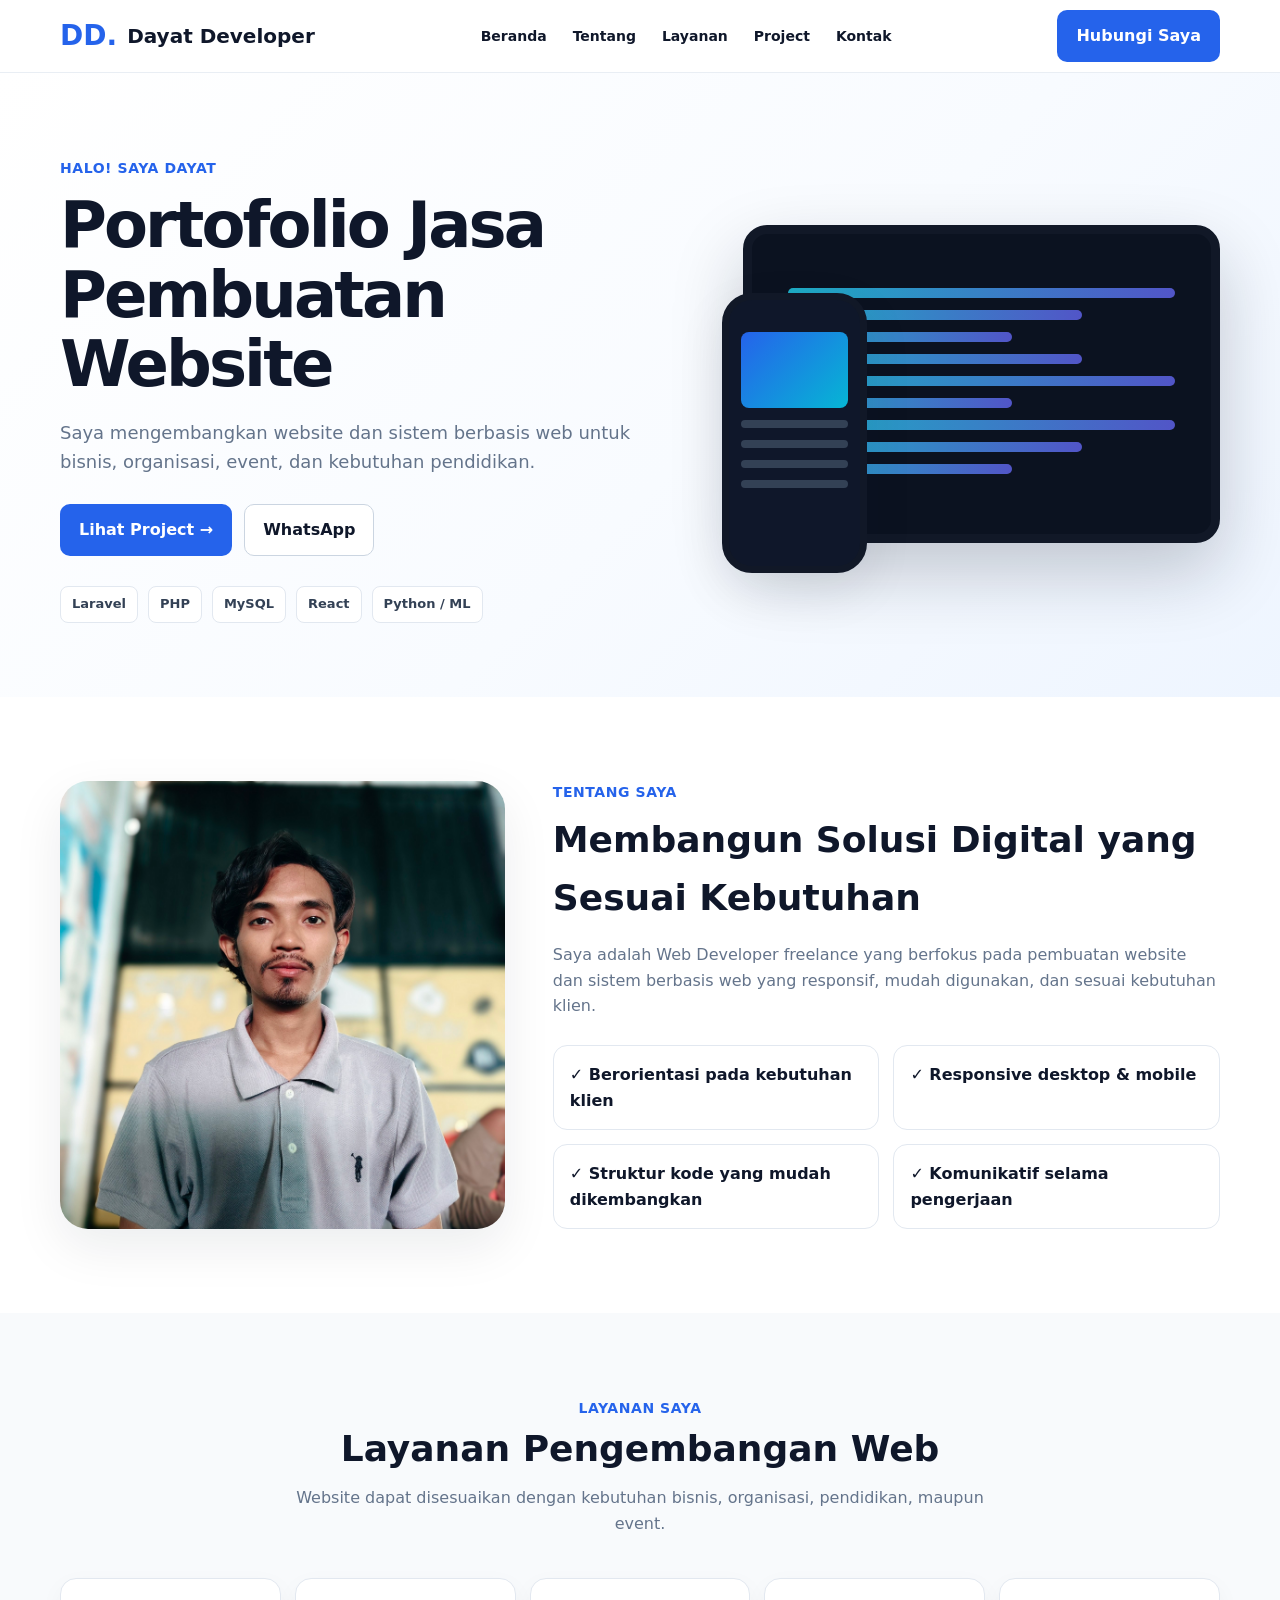
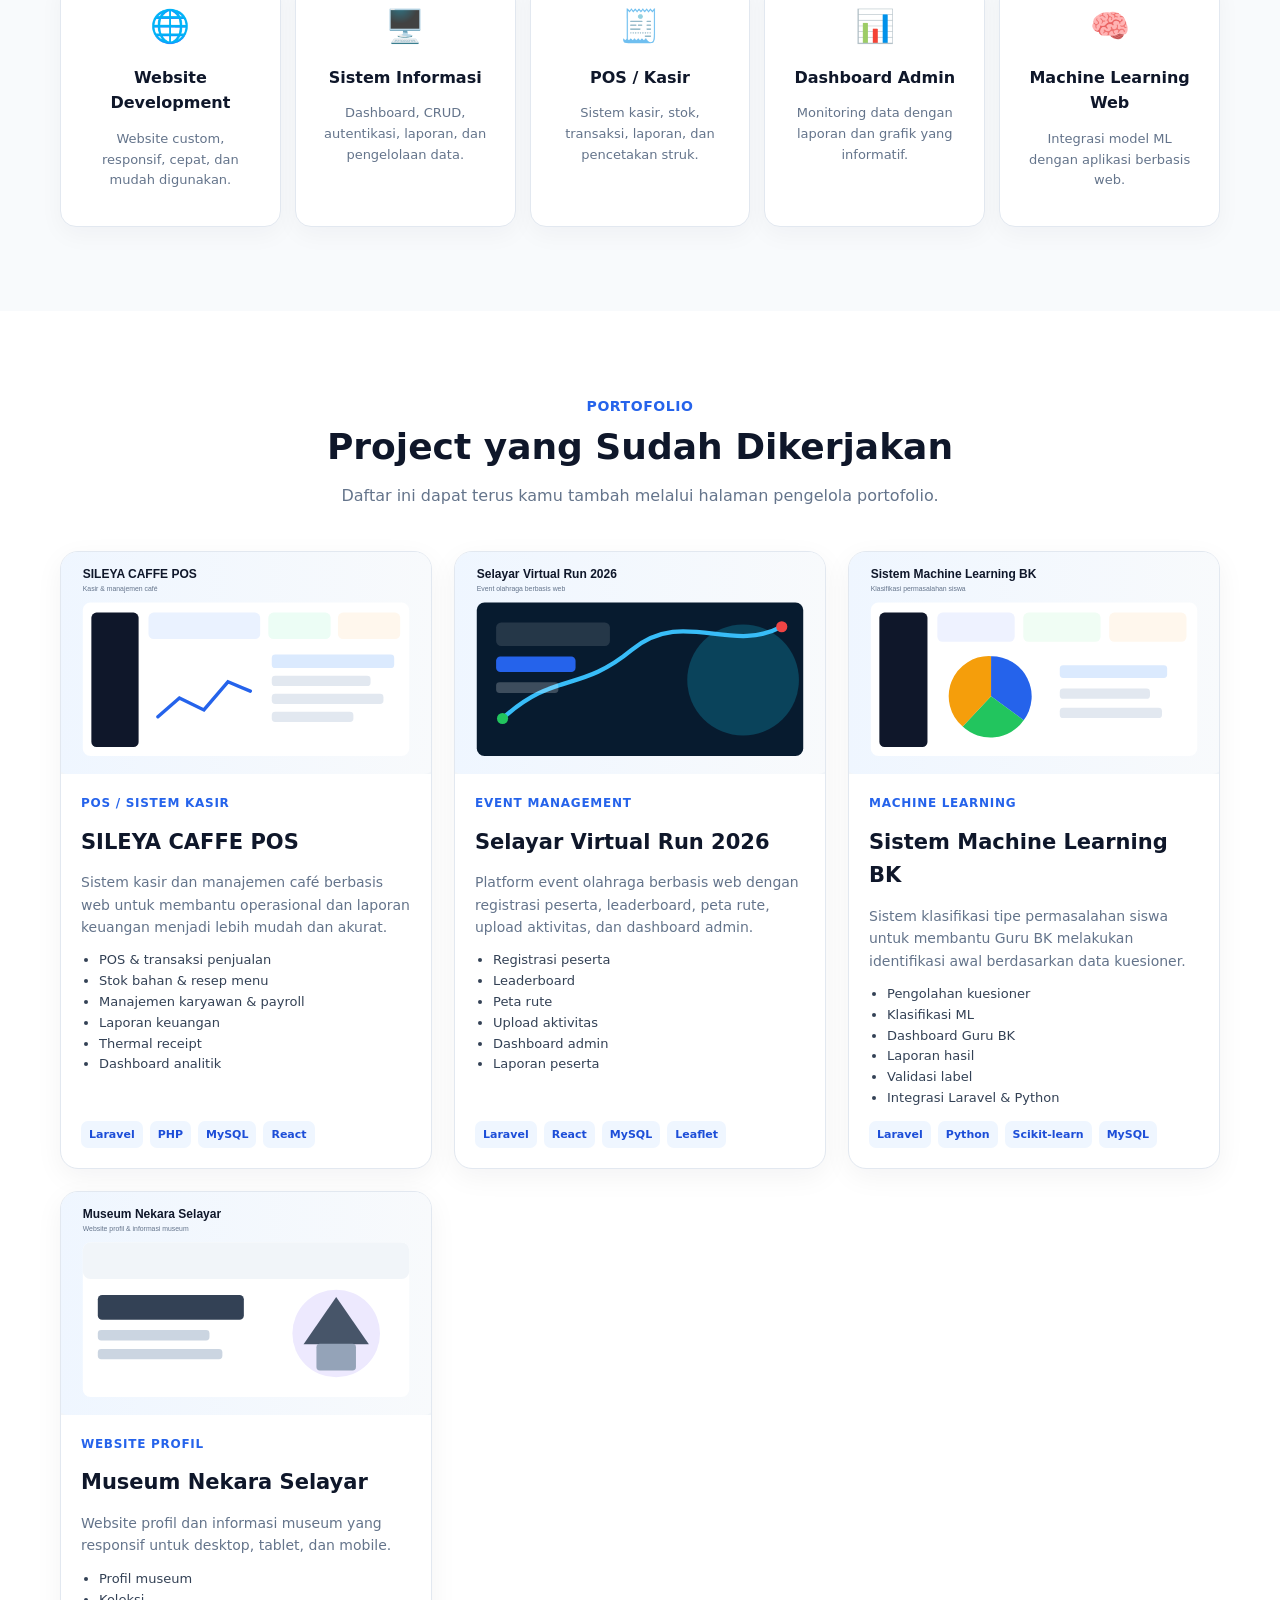
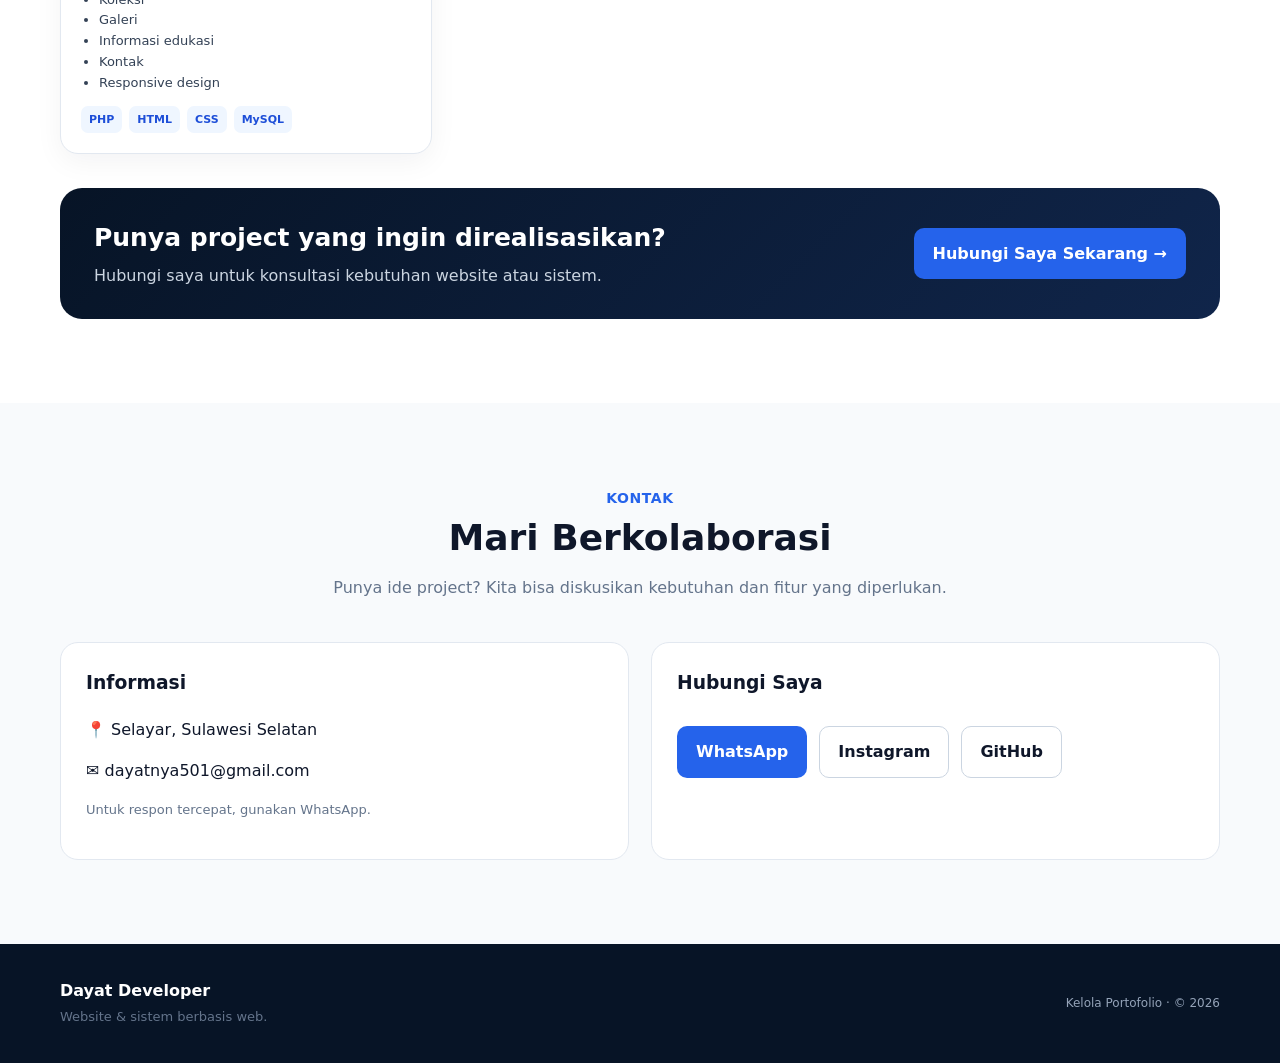
<file: index.html>
<!doctype html>
<html lang="id">
<head>
  <meta charset="utf-8">
  <meta name="viewport" content="width=device-width,initial-scale=1">
  <meta name="description" content="Portofolio jasa pembuatan website Dayat Developer">
  <title>Dayat Developer — Portofolio Website</title>
  <link rel="stylesheet" href="assets/css/style.css">
</head>
<body>
  <nav class="nav">
    <div class="container nav-inner">
      <a class="brand" href="#"><span class="brand-mark">DD.</span><span id="brand">Dayat Developer</span></a>
      <div class="nav-links">
        <a href="#beranda">Beranda</a><a href="#tentang">Tentang</a><a href="#layanan">Layanan</a><a href="#project">Project</a><a href="#kontak">Kontak</a>
      </div>
      <a class="btn btn-primary" data-wa target="_blank" rel="noopener">Hubungi Saya</a>
    </div>
  </nav>

  <header class="hero" id="beranda">
    <div class="container hero-grid">
      <div>
        <div class="eyebrow" id="heroName">Halo! Saya Dayat</div>
        <h1 id="headline">Portofolio Jasa Pembuatan Website</h1>
        <p id="subheadline">Saya mengembangkan website dan sistem berbasis web untuk bisnis, organisasi, event, dan kebutuhan pendidikan.</p>
        <div class="hero-actions">
          <a href="#project" class="btn btn-primary">Lihat Project →</a>
          <a data-wa class="btn btn-outline" target="_blank" rel="noopener">WhatsApp</a>
        </div>
        <div class="tech-row"><span class="chip">Laravel</span><span class="chip">PHP</span><span class="chip">MySQL</span><span class="chip">React</span><span class="chip">Python / ML</span></div>
      </div>
      <div class="hero-visual" aria-hidden="true">
        <div class="mock-laptop"><div class="code-lines"><i></i><i></i><i></i><i></i><i></i><i></i><i></i><i></i><i></i></div></div>
        <div class="mock-phone"><span></span><span></span><span></span><span></span><span></span></div>
      </div>
    </div>
  </header>

  <section class="section" id="tentang">
    <div class="container about-grid">
      <img src="assets/img/profile.jpg"
     alt="Foto Dayat"
     class="avatar avatar-photo">
      <div class="about">
        <div class="eyebrow">Tentang Saya</div>
        <h2>Membangun Solusi Digital yang Sesuai Kebutuhan</h2>
        <p id="aboutText"></p>
        <div class="values">
          <div class="value">✓ Berorientasi pada kebutuhan klien</div>
          <div class="value">✓ Responsive desktop & mobile</div>
          <div class="value">✓ Struktur kode yang mudah dikembangkan</div>
          <div class="value">✓ Komunikatif selama pengerjaan</div>
        </div>
      </div>
    </div>
  </section>

  <section class="section alt" id="layanan">
    <div class="container">
      <div class="section-head"><div class="eyebrow">Layanan Saya</div><h2>Layanan Pengembangan Web</h2><p>Website dapat disesuaikan dengan kebutuhan bisnis, organisasi, pendidikan, maupun event.</p></div>
      <div class="services">
        <div class="service"><div class="icon">🌐</div><h3>Website Development</h3><p>Website custom, responsif, cepat, dan mudah digunakan.</p></div>
        <div class="service"><div class="icon">🖥️</div><h3>Sistem Informasi</h3><p>Dashboard, CRUD, autentikasi, laporan, dan pengelolaan data.</p></div>
        <div class="service"><div class="icon">🧾</div><h3>POS / Kasir</h3><p>Sistem kasir, stok, transaksi, laporan, dan pencetakan struk.</p></div>
        <div class="service"><div class="icon">📊</div><h3>Dashboard Admin</h3><p>Monitoring data dengan laporan dan grafik yang informatif.</p></div>
        <div class="service"><div class="icon">🧠</div><h3>Machine Learning Web</h3><p>Integrasi model ML dengan aplikasi berbasis web.</p></div>
      </div>
    </div>
  </section>

  <section class="section" id="project">
    <div class="container">
      <div class="section-head"><div class="eyebrow">Portofolio</div><h2>Project yang Sudah Dikerjakan</h2><p>Daftar ini dapat terus kamu tambah melalui halaman pengelola portofolio.</p></div>
      <div class="projects" id="projectList"></div>
      <div style="height:34px"></div>
      <div class="cta">
        <div><h3>Punya project yang ingin direalisasikan?</h3><p>Hubungi saya untuk konsultasi kebutuhan website atau sistem.</p></div>
        <a data-wa class="btn btn-primary" target="_blank" rel="noopener">Hubungi Saya Sekarang →</a>
      </div>
    </div>
  </section>

  <section class="section alt" id="kontak">
    <div class="container">
      <div class="section-head"><div class="eyebrow">Kontak</div><h2>Mari Berkolaborasi</h2><p>Punya ide project? Kita bisa diskusikan kebutuhan dan fitur yang diperlukan.</p></div>
      <div class="contact-grid">
        <div class="contact-card">
          <h3>Informasi</h3>
          <p>📍 <span id="location"></span></p>
          <p>✉️ <span id="email"></span></p>
          <p class="small">Untuk respon tercepat, gunakan WhatsApp.</p>
        </div>
        <div class="contact-card">
          <h3>Hubungi Saya</h3>
          <div class="hero-actions">
            <a data-wa class="btn btn-primary" target="_blank" rel="noopener">WhatsApp</a>
            <a data-instagram class="btn btn-outline" target="_blank" rel="noopener">Instagram</a>
            <a data-github class="btn btn-outline" target="_blank" rel="noopener">GitHub</a>
          </div>
        </div>
      </div>
    </div>
  </section>

  <footer class="footer">
    <div class="container footer-inner">
      <div><strong id="brandFooter">Dayat Developer</strong><br><span class="small">Website & sistem berbasis web.</span></div>
      <div class="admin-link"><a href="admin.html">Kelola Portofolio</a> · © 2026</div>
    </div>
  </footer>

  <script src="assets/js/portfolio-data.js"></script>
  <script src="assets/js/app.js"></script>
</body>
</html>
</file>
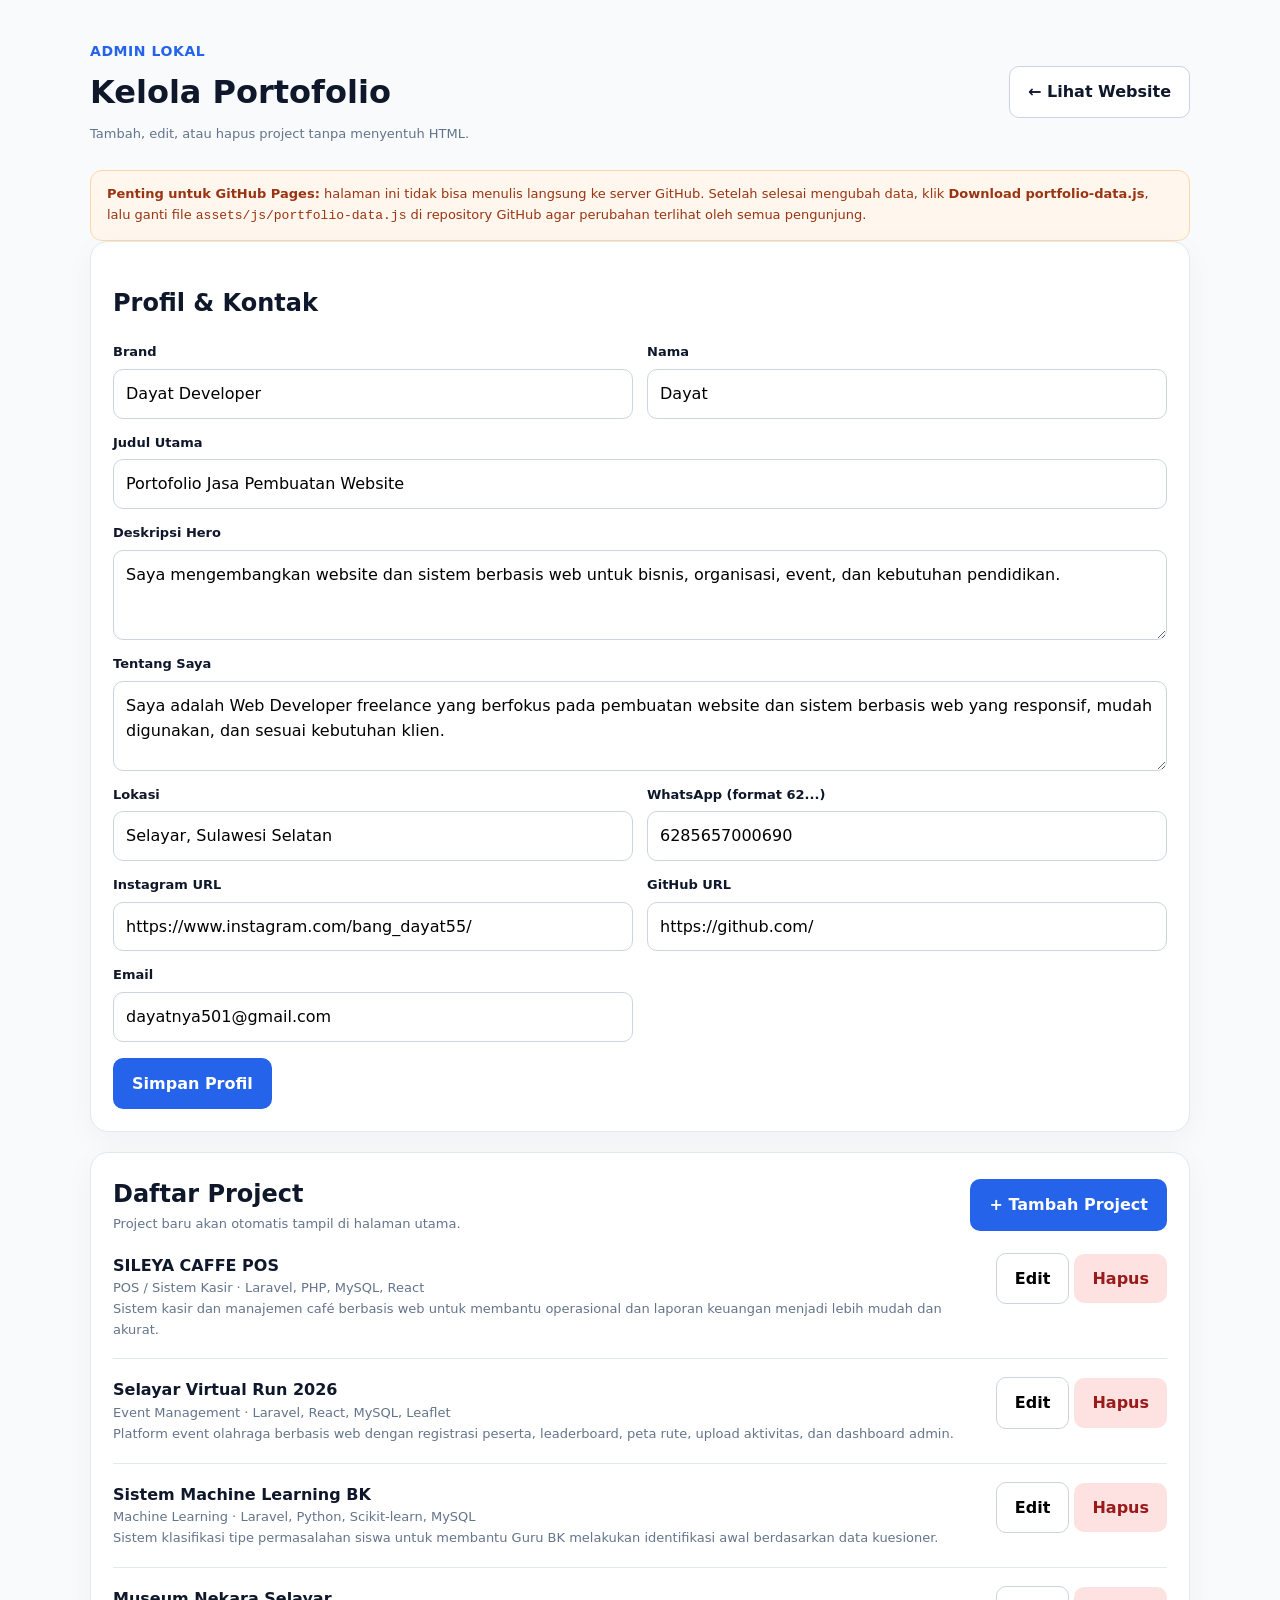
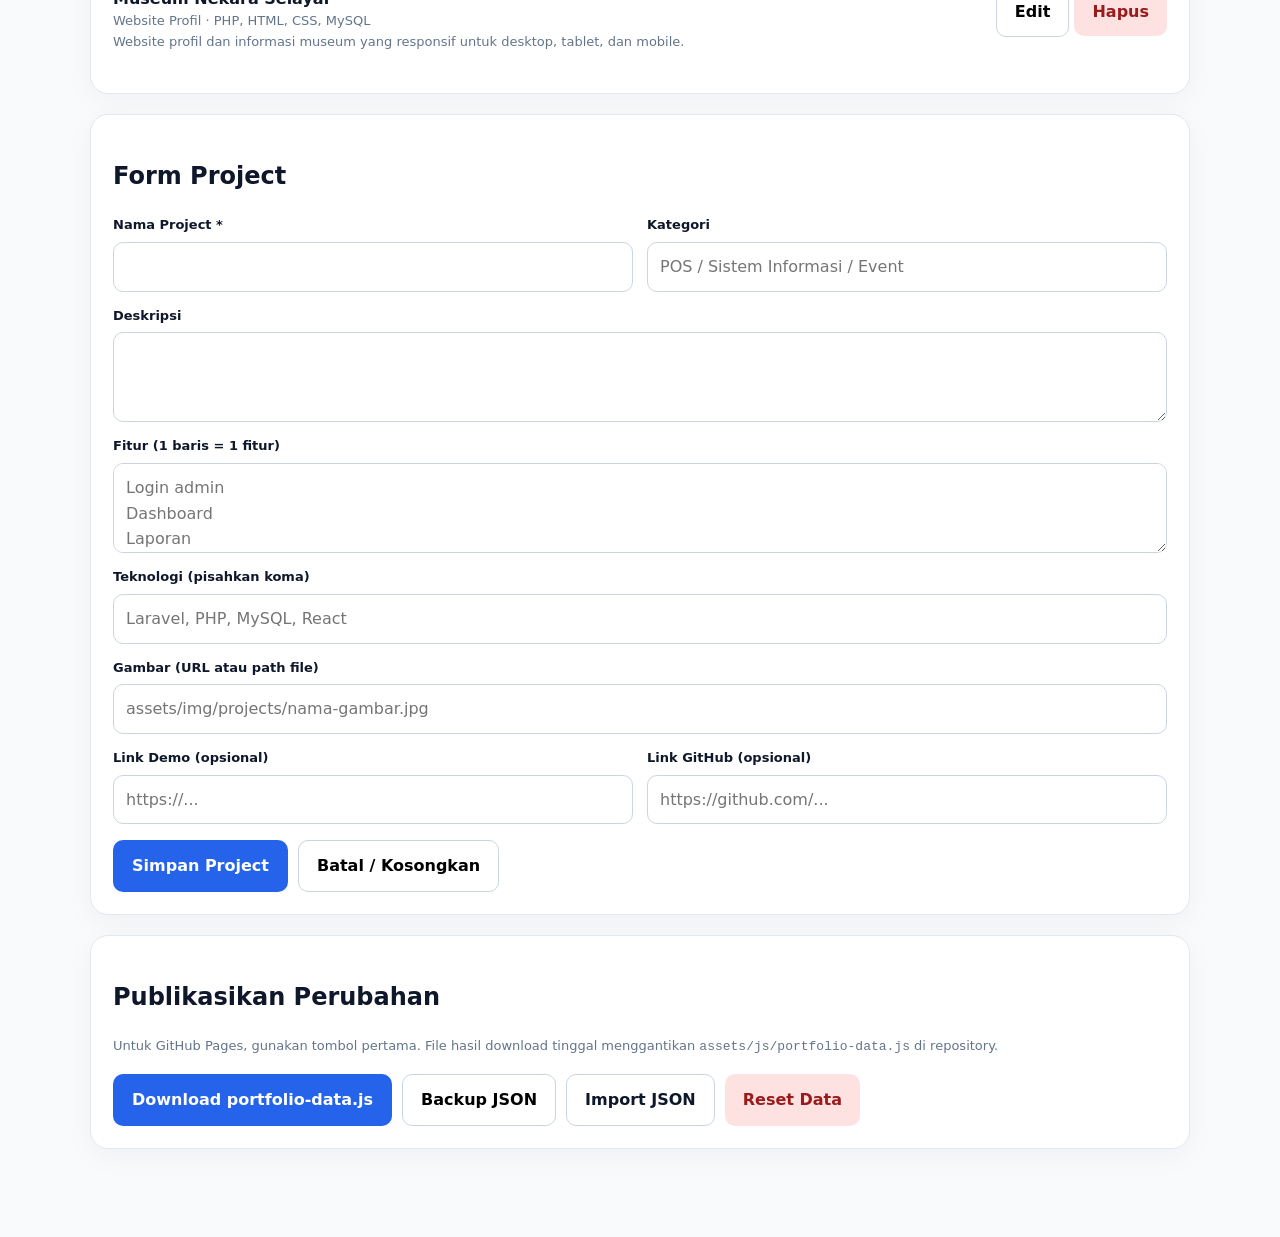
<file: admin.html>
<!doctype html>
<html lang="id">
<head><meta charset="utf-8"><meta name="viewport" content="width=device-width,initial-scale=1"><title>Kelola Portofolio — Dayat Developer</title><link rel="stylesheet" href="assets/css/style.css"></head>
<body class="admin-page">
  <div class="admin-wrap">
    <div class="admin-top">
      <div><div class="eyebrow">Admin Lokal</div><h1 style="margin:5px 0">Kelola Portofolio</h1><div class="small">Tambah, edit, atau hapus project tanpa menyentuh HTML.</div></div>
      <a href="index.html" class="btn btn-outline">← Lihat Website</a>
    </div>

    <div class="notice"><strong>Penting untuk GitHub Pages:</strong> halaman ini tidak bisa menulis langsung ke server GitHub. Setelah selesai mengubah data, klik <b>Download portfolio-data.js</b>, lalu ganti file <code>assets/js/portfolio-data.js</code> di repository GitHub agar perubahan terlihat oleh semua pengunjung.</div>

    <section class="admin-card">
      <h2>Profil & Kontak</h2>
      <div class="form-grid">
        <div class="field"><label>Brand</label><input name="brand"></div>
        <div class="field"><label>Nama</label><input name="name"></div>
        <div class="field full"><label>Judul Utama</label><input name="headline"></div>
        <div class="field full"><label>Deskripsi Hero</label><textarea name="subheadline"></textarea></div>
        <div class="field full"><label>Tentang Saya</label><textarea name="about"></textarea></div>
        <div class="field"><label>Lokasi</label><input name="location"></div>
        <div class="field"><label>WhatsApp (format 62...)</label><input name="whatsapp"></div>
        <div class="field"><label>Instagram URL</label><input name="instagram"></div>
        <div class="field"><label>GitHub URL</label><input name="github"></div>
        <div class="field"><label>Email</label><input name="email"></div>
      </div>
      <div class="admin-actions"><button id="saveProfile" class="btn btn-primary">Simpan Profil</button><span id="status" class="small"></span></div>
    </section>

    <section class="admin-card">
      <div class="admin-top" style="margin:0"><div><h2 style="margin:0">Daftar Project</h2><div class="small">Project baru akan otomatis tampil di halaman utama.</div></div><button id="addProject" class="btn btn-primary">+ Tambah Project</button></div>
      <div id="projectAdminList"></div>
    </section>

    <section class="admin-card" id="projectEditor">
      <h2>Form Project</h2>
      <form id="projectForm" onsubmit="return false">
        <input type="hidden" id="editIndex" value="-1">
        <div class="form-grid">
          <div class="field"><label>Nama Project *</label><input id="pTitle"></div>
          <div class="field"><label>Kategori</label><input id="pCategory" placeholder="POS / Sistem Informasi / Event"></div>
          <div class="field full"><label>Deskripsi</label><textarea id="pDesc"></textarea></div>
          <div class="field full"><label>Fitur (1 baris = 1 fitur)</label><textarea id="pFeatures" placeholder="Login admin&#10;Dashboard&#10;Laporan"></textarea></div>
          <div class="field full"><label>Teknologi (pisahkan koma)</label><input id="pStack" placeholder="Laravel, PHP, MySQL, React"></div>
          <div class="field full"><label>Gambar (URL atau path file)</label><input id="pImage" placeholder="assets/img/projects/nama-gambar.jpg"></div>
          <div class="field"><label>Link Demo (opsional)</label><input id="pDemo" placeholder="https://..."></div>
          <div class="field"><label>Link GitHub (opsional)</label><input id="pGithub" placeholder="https://github.com/..."></div>
        </div>
        <div class="admin-actions"><button id="saveProject" class="btn btn-primary">Simpan Project</button><button id="cancelProject" class="btn btn-outline">Batal / Kosongkan</button></div>
      </form>
    </section>

    <section class="admin-card">
      <h2>Publikasikan Perubahan</h2>
      <p class="small">Untuk GitHub Pages, gunakan tombol pertama. File hasil download tinggal menggantikan <code>assets/js/portfolio-data.js</code> di repository.</p>
      <div class="admin-actions">
        <button id="exportJS" class="btn btn-primary">Download portfolio-data.js</button>
        <button id="exportJSON" class="btn btn-outline">Backup JSON</button>
        <label class="btn btn-outline">Import JSON<input id="importFile" type="file" accept=".json" hidden></label>
        <button id="resetData" class="btn danger">Reset Data</button>
      </div>
    </section>
  </div>
  <script src="assets/js/portfolio-data.js"></script>
  <script src="assets/js/admin.js"></script>
</body></html>
</file>
<file: assets/css/style.css>
:root{
  --bg:#ffffff; --ink:#0f172a; --muted:#64748b; --line:#e2e8f0;
  --primary:#2563eb; --primary2:#1d4ed8; --soft:#eff6ff; --navy:#071426;
  --card:#ffffff; --shadow:0 18px 50px rgba(15,23,42,.08);
}
*{box-sizing:border-box}html{scroll-behavior:smooth}
body{margin:0;font-family:Inter,ui-sans-serif,system-ui,-apple-system,BlinkMacSystemFont,"Segoe UI",sans-serif;color:var(--ink);background:var(--bg);line-height:1.6}
a{color:inherit;text-decoration:none}button,input,textarea{font:inherit}
.container{width:min(1160px,calc(100% - 36px));margin:auto}
.nav{position:sticky;top:0;z-index:50;background:rgba(255,255,255,.92);backdrop-filter:blur(15px);border-bottom:1px solid rgba(226,232,240,.75)}
.nav-inner{height:72px;display:flex;align-items:center;justify-content:space-between;gap:24px}
.brand{font-weight:800;font-size:20px;display:flex;align-items:center;gap:10px}.brand-mark{color:var(--primary);font-size:28px}
.nav-links{display:flex;gap:26px;font-size:14px;font-weight:600}.nav-links a:hover{color:var(--primary)}
.btn{display:inline-flex;align-items:center;justify-content:center;gap:8px;padding:12px 18px;border-radius:10px;border:1px solid transparent;font-weight:700;cursor:pointer}
.btn-primary{background:var(--primary);color:white}.btn-primary:hover{background:var(--primary2)}
.btn-outline{border-color:#cbd5e1;background:white}.btn-outline:hover{border-color:var(--primary);color:var(--primary)}
.hero{padding:84px 0 74px;background:linear-gradient(135deg,#fff 0%,#f8fbff 56%,#eef5ff 100%);overflow:hidden}
.hero-grid{display:grid;grid-template-columns:1.06fr .94fr;align-items:center;gap:56px}
.eyebrow{color:var(--primary);font-weight:800;font-size:14px;letter-spacing:.04em;text-transform:uppercase}
.hero h1{font-size:clamp(40px,5vw,66px);line-height:1.08;margin:12px 0 20px;letter-spacing:-.045em}
.hero p{max-width:680px;color:var(--muted);font-size:18px}
.hero-actions{display:flex;gap:12px;flex-wrap:wrap;margin-top:28px}
.tech-row{display:flex;gap:10px;flex-wrap:wrap;margin-top:30px}.chip{border:1px solid var(--line);background:white;padding:7px 11px;border-radius:8px;font-size:13px;font-weight:700;color:#334155}
.hero-visual{position:relative;min-height:390px}
.mock-laptop{position:absolute;right:0;top:30px;width:92%;aspect-ratio:1.5;background:#0b1220;border:9px solid #111827;border-radius:24px;box-shadow:0 30px 70px rgba(15,23,42,.22);overflow:hidden}
.code-lines{padding:42px 36px}.code-lines i{display:block;height:10px;margin:12px 0;border-radius:5px;background:linear-gradient(90deg,#22d3ee,#6366f1);opacity:.8}.code-lines i:nth-child(2n){width:76%}.code-lines i:nth-child(3n){width:58%}
.mock-phone{position:absolute;left:4%;bottom:12px;width:28%;aspect-ratio:.52;background:#0f172a;border:7px solid #111827;border-radius:30px;box-shadow:var(--shadow);padding:20px 12px}.mock-phone span{display:block;height:8px;background:#334155;border-radius:8px;margin:12px 0}.mock-phone span:first-child{height:76px;background:linear-gradient(135deg,#2563eb,#06b6d4)}
.section{padding:84px 0}.section.alt{background:#f8fafc}
.section-head{text-align:center;max-width:700px;margin:0 auto 42px}.section-head h2{font-size:36px;line-height:1.15;margin:8px 0 12px}.section-head p{color:var(--muted)}
.about-grid{display:grid;grid-template-columns:.8fr 1.2fr;gap:48px;align-items:center}
.avatar{aspect-ratio:1;border-radius:28px;background:linear-gradient(135deg,#dbeafe,#eff6ff);display:grid;place-items:center;font-weight:900;color:#1e3a8a;font-size:64px;box-shadow:var(--shadow)}
.about h2{font-size:36px;margin:8px 0}.about p{color:var(--muted)}
.values{display:grid;grid-template-columns:repeat(2,1fr);gap:14px;margin-top:26px}.value{border:1px solid var(--line);padding:16px;border-radius:14px;background:white;font-weight:700}
.services{display:grid;grid-template-columns:repeat(5,1fr);gap:14px}.service{border:1px solid var(--line);border-radius:16px;padding:22px;background:white;text-align:center;box-shadow:0 8px 25px rgba(15,23,42,.04)}.service .icon{font-size:32px}.service h3{font-size:16px;margin:12px 0 8px}.service p{font-size:13px;color:var(--muted)}
.projects{display:grid;grid-template-columns:repeat(3,1fr);gap:22px}.project{border:1px solid var(--line);border-radius:18px;overflow:hidden;background:white;box-shadow:0 8px 28px rgba(15,23,42,.05);display:flex;flex-direction:column}.project-img{aspect-ratio:1.66;background:#f1f5f9;overflow:hidden}.project-img img{width:100%;height:100%;object-fit:cover;display:block}.project-body{padding:20px;display:flex;flex-direction:column;gap:12px;flex:1}.project-cat{color:var(--primary);font-size:12px;font-weight:800;text-transform:uppercase;letter-spacing:.06em}.project h3{margin:0;font-size:21px}.project p{margin:0;color:var(--muted);font-size:14px}.features{margin:0;padding-left:18px;color:#334155;font-size:13px}.stack{display:flex;gap:7px;flex-wrap:wrap;margin-top:auto}.stack span{background:var(--soft);color:#1d4ed8;padding:5px 8px;border-radius:7px;font-size:11px;font-weight:800}.project-actions{display:flex;gap:8px;margin-top:6px}.project-actions a{font-size:12px}
.cta{background:linear-gradient(135deg,#071426,#10254a);color:white;border-radius:22px;padding:30px 34px;display:flex;align-items:center;justify-content:space-between;gap:24px}.cta h3{margin:0;font-size:25px}.cta p{margin:5px 0 0;color:#cbd5e1}
.contact-grid{display:grid;grid-template-columns:1fr 1fr;gap:22px}.contact-card{border:1px solid var(--line);padding:25px;border-radius:18px;background:white}.contact-card h3{margin-top:0}
.footer{background:#071426;color:#cbd5e1;padding:34px 0}.footer-inner{display:flex;justify-content:space-between;gap:20px;align-items:center}.footer strong{color:white}
.admin-link{font-size:12px;color:#94a3b8}
.empty{grid-column:1/-1;padding:40px;text-align:center;border:1px dashed #cbd5e1;border-radius:16px;color:var(--muted)}
/* Admin */
.admin-page{background:#f8fafc;min-height:100vh}.admin-wrap{width:min(1100px,calc(100% - 32px));margin:auto;padding:40px 0 70px}
.admin-top{display:flex;justify-content:space-between;align-items:center;gap:16px;margin-bottom:26px}.admin-card{background:white;border:1px solid var(--line);border-radius:18px;padding:22px;margin-bottom:20px;box-shadow:0 8px 30px rgba(15,23,42,.04)}
.form-grid{display:grid;grid-template-columns:repeat(2,1fr);gap:14px}.field{display:flex;flex-direction:column;gap:6px}.field.full{grid-column:1/-1}.field label{font-size:13px;font-weight:800}.field input,.field textarea{border:1px solid #cbd5e1;border-radius:10px;padding:11px 12px;background:white}.field textarea{min-height:90px;resize:vertical}
.admin-actions{display:flex;gap:10px;flex-wrap:wrap;margin-top:16px}.admin-project{display:grid;grid-template-columns:1fr auto;gap:18px;border-top:1px solid var(--line);padding:18px 0}.admin-project:first-child{border-top:0}.small{font-size:13px;color:var(--muted)}.danger{background:#fee2e2;color:#991b1b;border:0}.success{background:#dcfce7;color:#166534;border:0}.notice{background:#fff7ed;border:1px solid #fed7aa;color:#9a3412;padding:13px 16px;border-radius:12px;font-size:13px}
@media(max-width:980px){.hero-grid,.about-grid{grid-template-columns:1fr}.hero-visual{min-height:340px}.services{grid-template-columns:repeat(2,1fr)}.projects{grid-template-columns:repeat(2,1fr)}}
@media(max-width:700px){.nav-links{display:none}.hero{padding-top:55px}.hero h1{font-size:42px}.projects,.services,.contact-grid,.form-grid{grid-template-columns:1fr}.section{padding:62px 0}.hero-visual{min-height:280px}.footer-inner,.cta{flex-direction:column;align-items:flex-start}.values{grid-template-columns:1fr}}
.avatar-photo {
    width: 100%;
    height: 100%;
    object-fit: cover;
    object-position: center;
    display: block;
}
</file>
